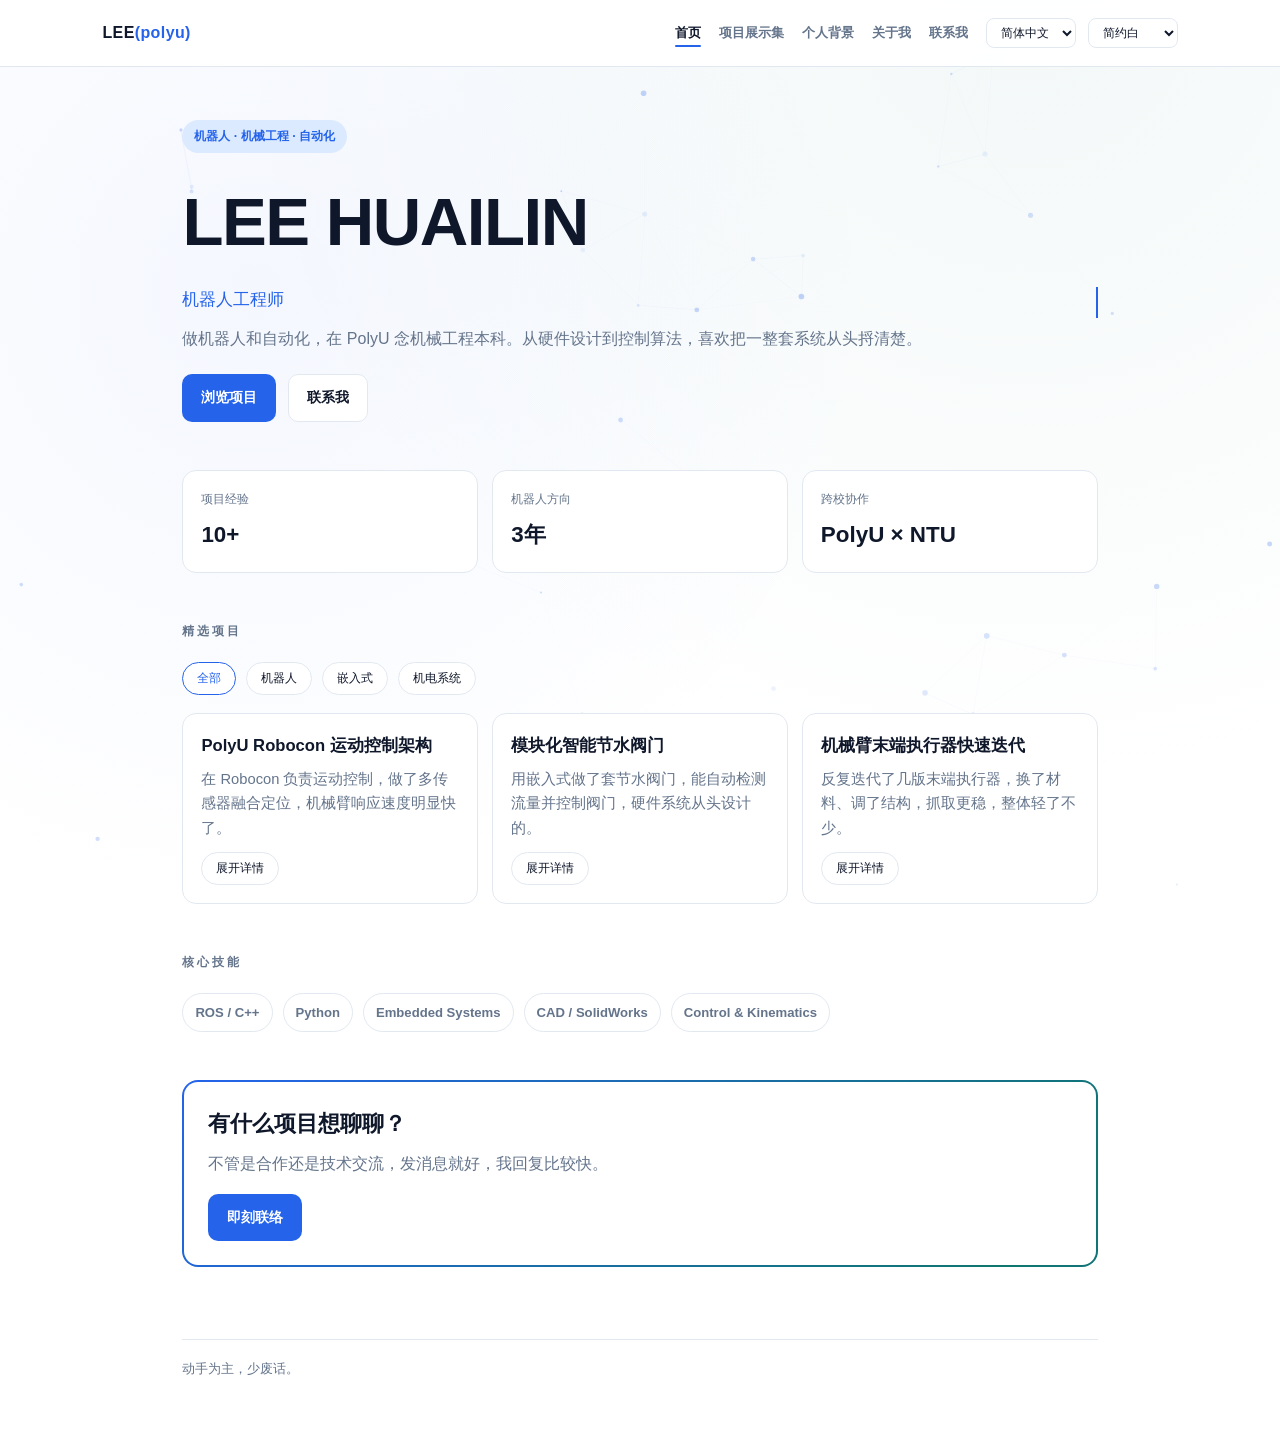
<file: index.html>
<!DOCTYPE html>
<html lang="zh-CN">
<head>
    <meta charset="UTF-8">
    <meta name="viewport" content="width=device-width, initial-scale=1.0">
    <title>LEE | Portfolio</title>
    <link rel="stylesheet" href="style.css">
</head>
<body>
    <canvas id="bg-canvas"></canvas>
    <nav>
        <div class="logo">LEE<span>(polyu)</span></div>
        <div class="nav-right">
            <div class="nav-links">
                <a href="index.html" class="active" data-i18n="nav_home">首页</a>
                <a href="projects.html" data-i18n="nav_projects">项目展示集</a>
                <a href="background.html" data-i18n="nav_bg">个人背景</a>
                <a href="about.html" data-i18n="nav_about">关于我</a>
                <a href="contact.html" data-i18n="nav_contact">联系我</a>
            </div>
            <div class="lang-selector">
                <select id="lang-select" onchange="setLanguage(this.value)">
                    <option value="zh">简体中文</option>
                    <option value="zht">繁體中文</option>
                    <option value="en">English</option>
                </select>
            </div>
        </div>
        <button class="hamburger" id="hamburger" aria-label="导航菜单" aria-expanded="false" type="button">&#9776;</button>
    </nav>

    <main class="container home">
        <section class="hero reveal">
            <p class="eyebrow" data-i18n="hero_badge">机器人 · 机械 · 自动化</p>
            <h1>LEE HUAILIN</h1>
            <p id="typewriter" class="typewriter"></p>
            <p class="hero-desc" data-i18n="hero_desc">
                做机器人和自动化，在 PolyU 念机械工程本科。从硬件设计到控制算法，喜欢把一整套系统从头捋清楚。
            </p>
            <div class="hero-actions">
                <a href="projects.html" class="btn btn-primary" data-i18n="view_works">浏览项目</a>
                <a href="contact.html" class="btn btn-ghost" data-i18n="hero_contact">联系我</a>
            </div>
        </section>

        <section class="stats reveal">
            <div class="stat-card">
                <small data-i18n="stat_1_label">项目经验</small>
                <strong data-i18n="stat_1_value">10+</strong>
            </div>
            <div class="stat-card">
                <small data-i18n="stat_2_label">机器人方向</small>
                <strong data-i18n="stat_2_value">3年</strong>
            </div>
            <div class="stat-card">
                <small data-i18n="stat_3_label">跨校协作</small>
                <strong data-i18n="stat_3_value">PolyU × NTU</strong>
            </div>
        </section>

        <section class="reveal">
            <h2 class="section-title" data-i18n="home_projects_title">精选项目</h2>
            <div class="filters">
                <button class="filter-btn active" data-filter="all" data-i18n="filter_all">全部</button>
                <button class="filter-btn" data-filter="robotics" data-i18n="filter_robotics">机器人</button>
                <button class="filter-btn" data-filter="embedded" data-i18n="filter_embedded">嵌入式</button>
                <button class="filter-btn" data-filter="mechatronics" data-i18n="filter_mechatronics">机电系统</button>
            </div>
            <div class="project-grid">
                <article class="project-card" data-category="robotics">
                    <h3 data-i18n="p1_title">PolyU Robocon 运动控制架构</h3>
                    <p data-i18n="p1_desc">在 Robocon 负责运动控制，做了多传感器融合定位，机械臂响应速度明显快了。</p>
                    <button class="mini-btn detail-toggle" data-i18n="show_more">展开详情</button>
                    <div class="project-extra" data-i18n="p1_more">主要负责路径规划联调和运动学标定，比赛现场的容错策略也是我设计的。</div>
                </article>
                <article class="project-card" data-category="embedded">
                    <h3 data-i18n="p2_title">模块化智能节水阀门</h3>
                    <p data-i18n="p2_desc">用嵌入式做了套节水阀门，能自动检测流量并控制阀门，硬件系统从头设计的。</p>
                    <button class="mini-btn detail-toggle" data-i18n="show_more">展开详情</button>
                    <div class="project-extra" data-i18n="p2_more">从传感器采样到阀门控制逻辑，包括低功耗通信，全部做了闭环验证。</div>
                </article>
                <article class="project-card" data-category="mechatronics">
                    <h3 data-i18n="p3_title">机械臂末端执行器快速迭代</h3>
                    <p data-i18n="p3_desc">反复迭代了几版末端执行器，换了材料、调了结构，抓取更稳，整体轻了不少。</p>
                    <button class="mini-btn detail-toggle" data-i18n="show_more">展开详情</button>
                    <div class="project-extra" data-i18n="p3_more">结合仿真和实测数据一起看，把迭代周期压下来了，装配也顺手了很多。</div>
                </article>
            </div>
        </section>

        <section class="reveal">
            <h2 class="section-title" data-i18n="skills_title">核心技能</h2>
            <div class="chips">
                <span>ROS / C++</span>
                <span>Python</span>
                <span>Embedded Systems</span>
                <span>CAD / SolidWorks</span>
                <span>Control & Kinematics</span>
            </div>
        </section>

        <section class="cta reveal">
            <h2 data-i18n="cta_title">有什么项目想聊聊？</h2>
            <p data-i18n="cta_desc">不管是合作还是技术交流，发消息就好，我回复比较快。</p>
            <a href="contact.html" class="btn btn-primary" data-i18n="contact_title">即刻联络</a>
        </section>
    </main>

    <button class="floating-top" id="to-top" title="返回顶部" aria-label="返回顶部" type="button">
        ↑
    </button>

    <div class="container" style="padding-top: 0;">
        <div class="footer-note" data-i18n="footer_note">动手为主，少废话。</div>
    </div>

    <script src="main.js"></script>
</body>
</html>
</file>
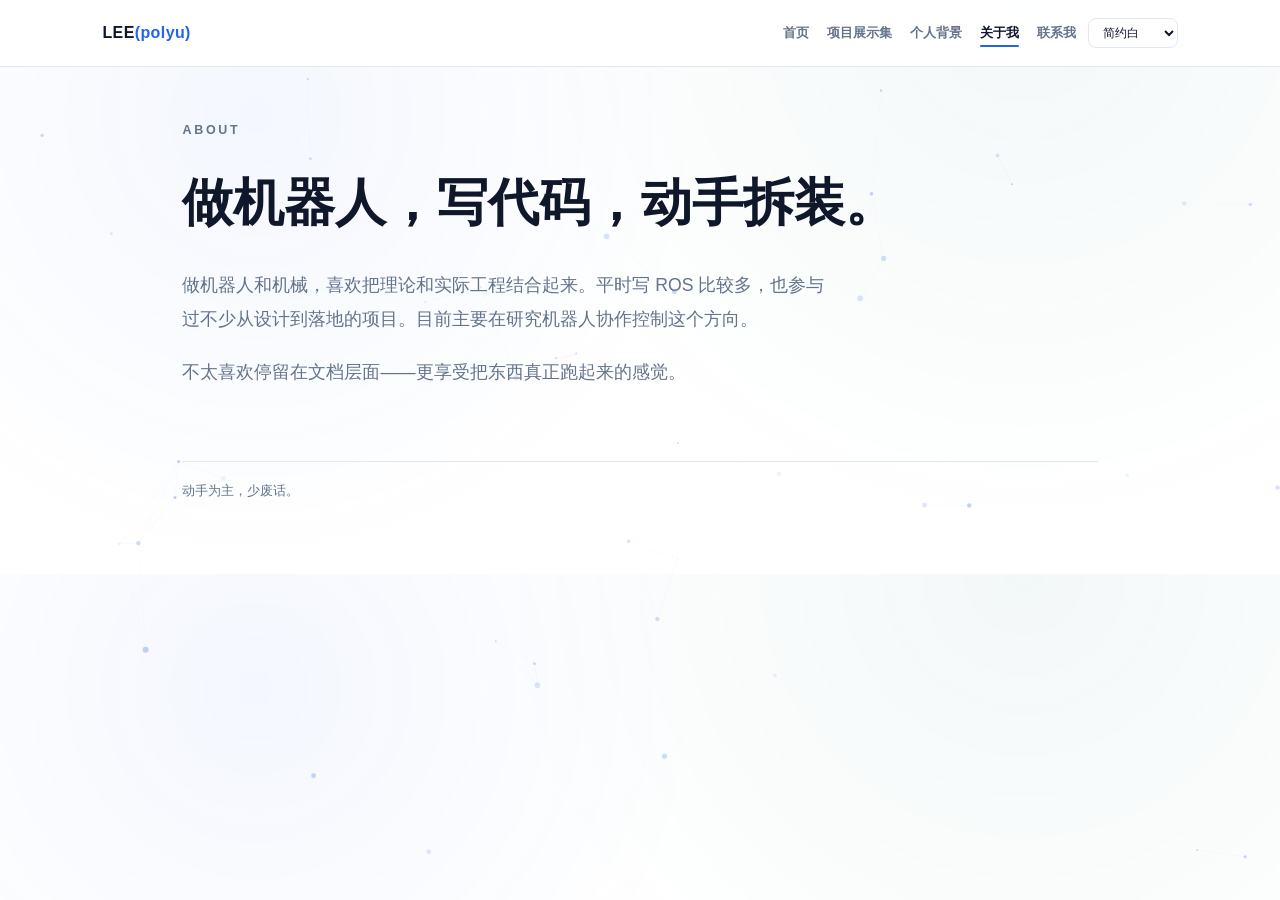
<file: about.html>
<!DOCTYPE html>
<html lang="zh-CN">
<head>
    <meta charset="UTF-8">
    <meta name="viewport" content="width=device-width, initial-scale=1.0">
    <title>About | Lee</title>
    <link rel="stylesheet" href="style.css">
</head>
<body>
    <canvas id="bg-canvas"></canvas>
    <nav>
        <div class="logo">LEE<span>(polyu)</span></div>
        <div class="nav-right">
            <div class="nav-links">
                <a href="index.html">首页</a>
                <a href="projects.html">项目展示集</a>
                <a href="background.html">个人背景</a>
                <a href="about.html" class="active">关于我</a>
                <a href="contact.html">联系我</a>
            </div>
        </div>
        <button class="hamburger" id="hamburger" aria-label="导航菜单" aria-expanded="false" type="button">&#9776;</button>
    </nav>
    <div class="container">
        <h2 class="section-title">ABOUT</h2>
        <h1 style="font-size: clamp(2rem, 6vw, 3.2rem); margin-bottom: 24px; font-weight: 800;">做机器人，写代码，动手拆装。</h1>
        <p style="font-size: 1.1rem; color: var(--muted); max-width: 650px; line-height: 1.9; margin-bottom: 20px;">
            做机器人和机械，喜欢把理论和实际工程结合起来。平时写 ROS 比较多，也参与过不少从设计到落地的项目。目前主要在研究机器人协作控制这个方向。
        </p>
        <p style="font-size: 1.1rem; color: var(--muted); max-width: 650px; line-height: 1.9;">
            不太喜欢停留在文档层面——更享受把东西真正跑起来的感觉。
        </p>
    </div>
    <button class="floating-top" id="to-top" title="返回顶部" aria-label="返回顶部" type="button">↑</button>
    <div class="container" style="padding-top: 0;">
        <div class="footer-note">动手为主，少废话。</div>
    </div>
    <script src="main.js"></script>
</body>
</html>
</file>
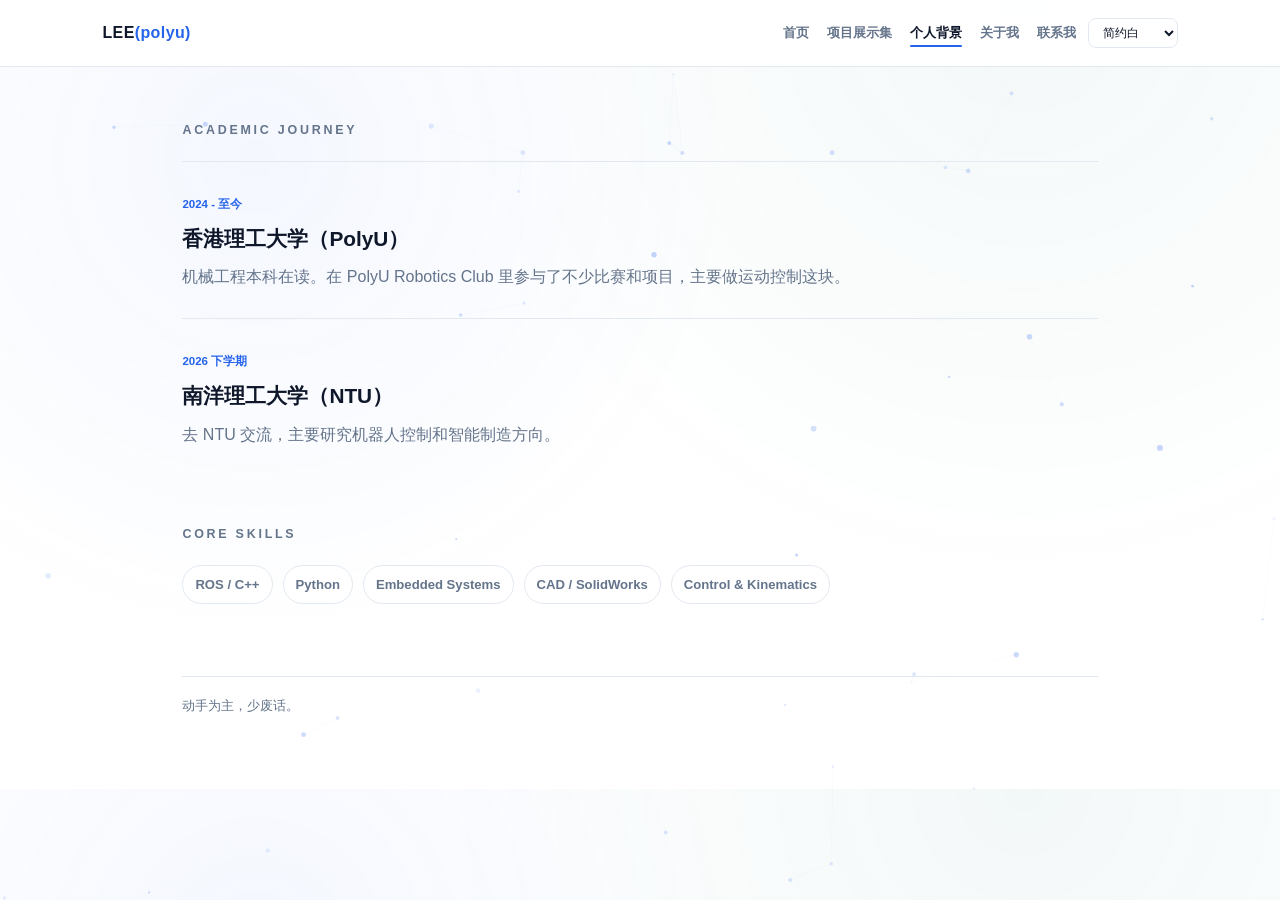
<file: background.html>
<!DOCTYPE html>
<html lang="zh-CN">
<head>
    <meta charset="UTF-8">
    <meta name="viewport" content="width=device-width, initial-scale=1.0">
    <title>Background | Lee</title>
    <link rel="stylesheet" href="style.css">
</head>
<body>
    <canvas id="bg-canvas"></canvas>
    <nav>
        <div class="logo">LEE<span>(polyu)</span></div>
        <div class="nav-right">
            <div class="nav-links">
                <a href="index.html">首页</a>
                <a href="projects.html">项目展示集</a>
                <a href="background.html" class="active">个人背景</a>
                <a href="about.html">关于我</a>
                <a href="contact.html">联系我</a>
            </div>
        </div>
        <button class="hamburger" id="hamburger" aria-label="导航菜单" aria-expanded="false" type="button">&#9776;</button>
    </nav>
    <div class="container">
        <h2 class="section-title">ACADEMIC JOURNEY</h2>
        <div class="item-row reveal">
            <span class="item-tag">2024 - 至今</span>
            <h3>香港理工大学（PolyU）</h3>
            <p>机械工程本科在读。在 PolyU Robotics Club 里参与了不少比赛和项目，主要做运动控制这块。</p>
        </div>
        <div class="item-row reveal">
            <span class="item-tag">2026 下学期</span>
            <h3>南洋理工大学（NTU）</h3>
            <p>去 NTU 交流，主要研究机器人控制和智能制造方向。</p>
        </div>
        <h2 class="section-title" style="margin-top: 48px;">CORE SKILLS</h2>
        <div class="chips reveal">
            <span>ROS / C++</span>
            <span>Python</span>
            <span>Embedded Systems</span>
            <span>CAD / SolidWorks</span>
            <span>Control & Kinematics</span>
        </div>
    </div>
    <button class="floating-top" id="to-top" title="返回顶部" aria-label="返回顶部" type="button">↑</button>
    <div class="container" style="padding-top: 0;">
        <div class="footer-note">动手为主，少废话。</div>
    </div>
    <script src="main.js"></script>
</body>
</html>
</file>
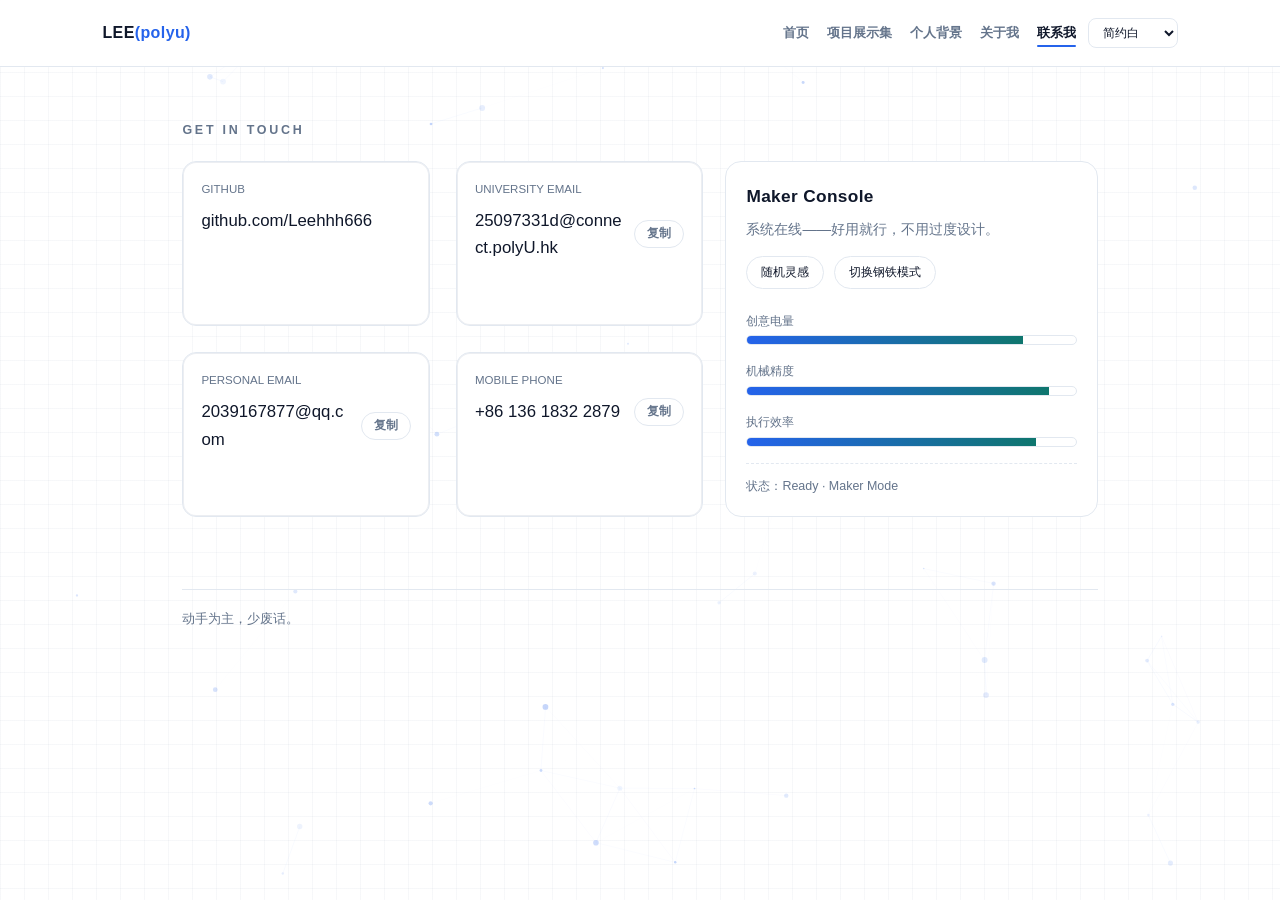
<file: contact.html>
<!DOCTYPE html>
<html lang="zh-CN">
<head>
    <meta charset="UTF-8">
    <meta name="viewport" content="width=device-width, initial-scale=1.0">
    <title>Contact | Lee</title>
    <link rel="stylesheet" href="style.css">
</head>
<body class="contact-page">
    <canvas id="bg-canvas"></canvas>
    <nav>
        <div class="logo">LEE<span>(polyu)</span></div>
        <div class="nav-right">
            <div class="nav-links">
                <a href="index.html">首页</a>
                <a href="projects.html">项目展示集</a>
                <a href="background.html">个人背景</a>
                <a href="about.html">关于我</a>
                <a href="contact.html" class="active">联系我</a>
            </div>
        </div>
        <button class="hamburger" id="hamburger" aria-label="导航菜单" aria-expanded="false" type="button">&#9776;</button>
    </nav>
    <div class="container">
        <h2 class="section-title">GET IN TOUCH</h2>
        <div class="contact-shell reveal">
            <div class="c-grid">
                <div class="c-box">
                    <small>GitHub</small>
                    <a href="https://github.com/Leehhh666" target="_blank" rel="noopener noreferrer" aria-label="GitHub: Leehhh666 (opens in new window)">github.com/Leehhh666</a>
                </div>
                <div class="c-box">
                    <small>University Email</small>
                    <div class="contact-line">
                        <span id="uni-email">25097331d@connect.polyU.hk</span>
                        <button class="copy-btn" type="button" data-copy-target="uni-email">复制</button>
                    </div>
                </div>
                <div class="c-box">
                    <small>Personal Email</small>
                    <div class="contact-line">
                        <span id="personal-email">2039167877@qq.com</span>
                        <button class="copy-btn" type="button" data-copy-target="personal-email">复制</button>
                    </div>
                </div>
                <div class="c-box">
                    <small>Mobile Phone</small>
                    <div class="contact-line">
                        <span id="mobile-phone">+86 136 1832 2879</span>
                        <button class="copy-btn" type="button" data-copy-target="mobile-phone">复制</button>
                    </div>
                </div>
            </div>
            <aside class="maker-panel">
                <h3>Maker Console</h3>
                <p id="maker-tip">系统在线——好用就行，不用过度设计。</p>
                <div class="console-actions">
                    <button class="mini-btn" id="tip-refresh" type="button">随机灵感</button>
                    <button class="mini-btn" id="theme-toggle" type="button">切换钢铁模式</button>
                </div>
                <div class="signal-group">
                    <div class="signal-item">
                        <span>创意电量</span>
                        <div class="signal-bar"><i data-level="84"></i></div>
                    </div>
                    <div class="signal-item">
                        <span>机械精度</span>
                        <div class="signal-bar"><i data-level="92"></i></div>
                    </div>
                    <div class="signal-item">
                        <span>执行效率</span>
                        <div class="signal-bar"><i data-level="88"></i></div>
                    </div>
                </div>
                <div class="console-status" id="console-status">状态：Ready · Maker Mode</div>
            </aside>
        </div>
    </div>
    <button class="floating-top" id="to-top" title="返回顶部" aria-label="返回顶部" type="button">↑</button>
    <div class="container" style="padding-top: 0;">
        <div class="footer-note">动手为主，少废话。</div>
    </div>
    <script src="main.js"></script>
</body>
</html>
</file>
<file: style.css>
:root {
    --bg: #ffffff;
    --card: #ffffff;
    --fg: #0f172a;
    --muted: #64748b;
    --line: #e2e8f0;
    --primary: #2563eb;
    --primary-soft: #dbeafe;
    --metal: #94a3b8;
    --machine: #0f766e;
    --nav-bg: rgba(255, 255, 255, 0.92);
    --body-overlay: radial-gradient(circle at 20% 20%, rgba(37, 99, 235, 0.05), transparent 40%),
                    radial-gradient(circle at 80% 0, rgba(15, 118, 110, 0.05), transparent 45%);
}

* {
    margin: 0;
    padding: 0;
    box-sizing: border-box;
}

body {
    background: var(--body-overlay), var(--bg);
    color: var(--fg);
    font-family: -apple-system, BlinkMacSystemFont, "Segoe UI", "PingFang SC", "Microsoft YaHei", sans-serif;
    overflow-x: hidden;
    line-height: 1.65;
    transition: background 0.35s ease, color 0.25s ease;
}

body.theme-light {
    --bg: #ffffff;
    --card: #ffffff;
    --fg: #0f172a;
    --muted: #64748b;
    --line: #e2e8f0;
    --primary: #2563eb;
    --primary-soft: #dbeafe;
    --metal: #94a3b8;
    --machine: #0f766e;
    --nav-bg: rgba(255, 255, 255, 0.92);
    --body-overlay: radial-gradient(circle at 20% 20%, rgba(37, 99, 235, 0.05), transparent 40%),
                    radial-gradient(circle at 80% 0, rgba(15, 118, 110, 0.05), transparent 45%);
}

body.theme-dark {
    --bg: #070b14;
    --card: #111827;
    --fg: #e2e8f0;
    --muted: #94a3b8;
    --line: #1f2937;
    --primary: #38bdf8;
    --primary-soft: #082f49;
    --metal: #334155;
    --machine: #14b8a6;
    --nav-bg: rgba(7, 11, 20, 0.86);
    --body-overlay: radial-gradient(circle at 15% 10%, rgba(56, 189, 248, 0.2), transparent 42%),
                    radial-gradient(circle at 85% 0, rgba(20, 184, 166, 0.16), transparent 40%);
}

body.theme-sunset {
    --bg: #fff7ed;
    --card: #fffbeb;
    --fg: #4c1d0b;
    --muted: #9a3412;
    --line: #fed7aa;
    --primary: #ea580c;
    --primary-soft: #ffedd5;
    --metal: #fdba74;
    --machine: #c2410c;
    --nav-bg: rgba(255, 247, 237, 0.9);
    --body-overlay: radial-gradient(circle at 15% 15%, rgba(251, 146, 60, 0.2), transparent 45%),
                    radial-gradient(circle at 80% 0, rgba(239, 68, 68, 0.14), transparent 40%);
}

body.contact-page {
    background-image:
        linear-gradient(rgba(148, 163, 184, 0.08) 1px, transparent 1px),
        linear-gradient(90deg, rgba(148, 163, 184, 0.08) 1px, transparent 1px);
    background-size: 24px 24px;
}

body.contact-page.contact-steel {
    --bg: #f1f5f9;
    --primary: #0f766e;
    --primary-soft: #ccfbf1;
    --line: #cbd5e1;
}

#bg-canvas {
    display: block;
    position: fixed;
    top: 0;
    left: 0;
    width: 100%;
    height: 100%;
    pointer-events: none;
    z-index: 0;
}

nav {
    display: flex;
    justify-content: space-between;
    align-items: center;
    padding: 18px 8%;
    position: fixed;
    top: 0;
    width: 100%;
    z-index: 1000;
    backdrop-filter: blur(10px);
    background: var(--nav-bg);
    border-bottom: 1px solid var(--line);
}

.logo {
    font-weight: 800;
    font-size: 1rem;
    letter-spacing: 0.4px;
}

.logo span {
    color: var(--primary);
}

.nav-right {
    display: flex;
    align-items: center;
}

.nav-links {
    display: flex;
    align-items: center;
}

.nav-links a {
    color: var(--muted);
    text-decoration: none;
    margin-left: 18px;
    font-size: 0.84rem;
    font-weight: 600;
    transition: color 0.2s ease;
    position: relative;
}

.nav-links a::after {
    content: '';
    position: absolute;
    bottom: -3px;
    left: 0;
    width: 0;
    height: 2px;
    background: var(--primary);
    border-radius: 999px;
    transition: width 0.25s ease;
}

.nav-links a:hover,
.nav-links a.active {
    color: var(--fg);
}

.nav-links a:hover::after,
.nav-links a.active::after {
    width: 100%;
}

.lang-selector {
    margin-left: 18px;
}

.theme-selector {
    margin-left: 12px;
}

.lang-selector select {
    background: var(--card);
    color: var(--fg);
    border: 1px solid var(--line);
    padding: 6px 10px;
    border-radius: 8px;
    font-size: 0.78rem;
    cursor: pointer;
    outline: none;
}

.theme-selector select {
    background: var(--card);
    color: var(--fg);
    border: 1px solid var(--line);
    padding: 6px 10px;
    border-radius: 8px;
    font-size: 0.78rem;
    cursor: pointer;
    outline: none;
}

.theme-selector select option {
    background: var(--card);
    color: var(--fg);
}

.lang-selector select option {
    background: var(--card);
    color: var(--fg);
}

.hamburger {
    display: none;
    background: none;
    border: 1px solid var(--line);
    border-radius: 8px;
    padding: 6px 11px;
    cursor: pointer;
    color: var(--fg);
    font-size: 1.1rem;
    line-height: 1;
    align-items: center;
    transition: border-color 0.2s ease, color 0.2s ease;
}

.hamburger:hover {
    border-color: var(--primary);
    color: var(--primary);
}

.container {
    max-width: 1120px;
    margin: 0 auto;
    padding: 120px 8% 72px;
    position: relative;
    z-index: 1;
}

.section-title {
    font-size: 0.78rem;
    letter-spacing: 0.22em;
    color: var(--muted);
    margin-bottom: 20px;
    text-transform: uppercase;
}

.home {
    display: grid;
    gap: 48px;
}

.hero h1 {
    font-size: clamp(2.5rem, 8vw, 4.2rem);
    font-weight: 800;
    letter-spacing: -1.5px;
    margin-bottom: 10px;
}

.eyebrow {
    display: inline-block;
    margin-bottom: 14px;
    background: var(--primary-soft);
    color: var(--primary);
    border-radius: 999px;
    padding: 6px 12px;
    font-size: 0.78rem;
    font-weight: 700;
}

.typewriter {
    font-size: 1.06rem;
    font-family: ui-monospace, SFMono-Regular, Menlo, Consolas, monospace;
    min-height: 1.8em;
    color: var(--primary);
}

.hero-desc {
    max-width: 760px;
    color: var(--muted);
    margin: 8px 0 22px;
}

.hero-actions {
    display: flex;
    gap: 12px;
    flex-wrap: wrap;
}

.btn {
    text-decoration: none;
    border-radius: 10px;
    padding: 11px 18px;
    font-weight: 700;
    font-size: 0.88rem;
    border: 1px solid transparent;
    transition: transform 0.18s ease, box-shadow 0.18s ease, filter 0.18s ease, border-color 0.18s ease, color 0.18s ease;
    display: inline-block;
}

.btn-primary {
    background: var(--primary);
    color: #fff;
}

.btn-primary:hover {
    filter: brightness(1.1);
    transform: translateY(-1px);
    box-shadow: 0 4px 14px rgba(37, 99, 235, 0.3);
}

.btn-ghost {
    background: var(--card);
    color: var(--fg);
    border-color: var(--line);
}

.btn-ghost:hover {
    border-color: var(--primary);
    color: var(--primary);
    transform: translateY(-1px);
}

.stats {
    display: grid;
    grid-template-columns: repeat(3, 1fr);
    gap: 14px;
}

.stat-card {
    background: var(--card);
    border: 1px solid var(--line);
    border-radius: 14px;
    padding: 18px;
    transition: border-color 0.2s ease, box-shadow 0.25s ease, transform 0.25s ease;
}

.stat-card:hover {
    border-color: var(--primary);
    box-shadow: 0 8px 28px rgba(37, 99, 235, 0.12), 0 2px 8px rgba(0, 0, 0, 0.06);
    transform: translateY(-4px);
}

.stat-card small {
    display: block;
    color: var(--muted);
    font-size: 0.78rem;
    margin-bottom: 8px;
}

.stat-card strong {
    font-size: 1.4rem;
    font-weight: 800;
    display: inline-block;
}

.filters {
    display: flex;
    flex-wrap: wrap;
    gap: 10px;
    margin-bottom: 18px;
}

.filter-btn,
.mini-btn {
    background: var(--card);
    border: 1px solid var(--line);
    color: var(--fg);
    border-radius: 999px;
    padding: 7px 14px;
    font-size: 0.78rem;
    cursor: pointer;
    transition: 0.2s ease;
}

.filter-btn.active,
.filter-btn:hover,
.mini-btn:hover {
    border-color: var(--primary);
    color: var(--primary);
}

.project-grid {
    display: grid;
    grid-template-columns: repeat(3, 1fr);
    gap: 14px;
}

.project-card {
    background: var(--card);
    border: 1px solid var(--line);
    border-radius: 14px;
    padding: 18px;
    transition: border-color 0.25s ease, box-shadow 0.25s ease, transform 0.25s ease;
}

.project-card:hover {
    border-color: var(--primary);
    box-shadow: 0 8px 28px rgba(37, 99, 235, 0.12), 0 2px 8px rgba(0, 0, 0, 0.06);
    transform: translateY(-4px);
}

.project-card h3 {
    font-size: 1.04rem;
    margin-bottom: 8px;
}

.project-card p {
    color: var(--muted);
    font-size: 0.92rem;
    margin-bottom: 12px;
}

.project-extra {
    color: var(--muted);
    font-size: 0.87rem;
    border-top: 1px dashed var(--line);
    margin-top: 10px;
    padding-top: 10px;
    display: none;
}

.project-extra.open {
    display: block;
}

.chips {
    display: flex;
    flex-wrap: wrap;
    gap: 10px;
}

.chips span {
    background: var(--card);
    border: 1px solid var(--line);
    color: var(--muted);
    border-radius: 999px;
    padding: 8px 12px;
    font-size: 0.82rem;
    font-weight: 600;
    transition: background 0.22s ease, border-color 0.22s ease, color 0.22s ease, transform 0.22s ease, box-shadow 0.22s ease;
    cursor: default;
}

.chips span:hover {
    background: var(--primary-soft);
    border-color: var(--primary);
    color: var(--primary);
    transform: translateY(-2px);
    box-shadow: 0 4px 12px rgba(37, 99, 235, 0.12);
}

.cta {
    background: linear-gradient(var(--card), var(--card)) padding-box,
                linear-gradient(135deg, var(--primary), var(--machine), var(--primary)) border-box;
    background-size: auto, 200% auto;
    border: 2px solid transparent;
    border-radius: 16px;
    padding: 24px;
    animation: ctaBorder 5s linear infinite;
}

@keyframes ctaBorder {
    0%   { background-position: auto, 0% center; }
    100% { background-position: auto, 200% center; }
}

.cta h2 {
    font-size: 1.4rem;
    margin-bottom: 8px;
}

.cta p {
    color: var(--muted);
    margin-bottom: 16px;
}

.floating-top {
    position: fixed;
    right: 20px;
    bottom: 20px;
    width: 42px;
    height: 42px;
    border-radius: 999px;
    border: 1px solid var(--line);
    background: var(--card);
    color: var(--fg);
    display: grid;
    place-items: center;
    cursor: pointer;
    opacity: 0;
    pointer-events: none;
    transform: translateY(6px);
    transition: opacity 0.2s ease, transform 0.2s ease, background 0.2s ease, color 0.2s ease, border-color 0.2s ease, box-shadow 0.2s ease;
    z-index: 999;
}

.floating-top.show {
    opacity: 1;
    pointer-events: auto;
    transform: translateY(0);
}

.floating-top:hover {
    background: var(--primary);
    color: #fff;
    border-color: var(--primary);
    transform: translateY(-2px);
    box-shadow: 0 4px 14px rgba(37, 99, 235, 0.3);
}

.footer-note {
    color: var(--muted);
    font-size: 0.82rem;
    border-top: 1px solid var(--line);
    padding-top: 18px;
}

.viewer-wrap {
    height: 420px;
    background: #fff;
    border-radius: 16px;
    border: 1px solid var(--line);
    overflow: hidden;
    margin-bottom: 30px;
}

model-viewer {
    width: 100%;
    height: 100%;
}

.item-row {
    border-top: 1px solid var(--line);
    padding: 28px 0;
}

.item-tag {
    color: var(--primary);
    font-size: 0.72rem;
    font-weight: 700;
    margin-bottom: 8px;
    display: inline-block;
}

.item-row h3 {
    font-size: 1.3rem;
    margin-bottom: 8px;
}

.item-row p {
    color: var(--muted);
    max-width: 760px;
}

.c-grid {
    display: grid;
    grid-template-columns: 1fr 1fr;
    gap: 26px;
}

.c-box {
    background: var(--card);
    border: 1px solid var(--line);
    border-radius: 14px;
    padding: 18px;
    box-shadow: inset 0 0 0 1px rgba(148, 163, 184, 0.18);
    transition: border-color 0.2s ease, box-shadow 0.2s ease;
}

.c-box:hover {
    border-color: var(--primary);
    box-shadow: 0 4px 16px rgba(0, 0, 0, 0.07);
}

.c-box small {
    display: block;
    color: var(--muted);
    font-size: 0.72rem;
    margin-bottom: 8px;
    text-transform: uppercase;
}

.c-box span,
.c-box a {
    font-size: 1.05rem;
    color: var(--fg);
    text-decoration: none;
    word-break: break-all;
}

.contact-shell {
    display: grid;
    grid-template-columns: 1.4fr 1fr;
    gap: 22px;
}

.contact-line {
    display: flex;
    justify-content: space-between;
    gap: 12px;
    align-items: center;
}

.copy-btn {
    border: 1px solid var(--line);
    background: var(--card);
    color: var(--muted);
    border-radius: 999px;
    padding: 5px 12px;
    font-size: 0.74rem;
    font-weight: 700;
    cursor: pointer;
    transition: 0.2s ease;
    white-space: nowrap;
}

.copy-btn:hover {
    border-color: var(--primary);
    color: var(--primary);
}

.maker-panel {
    border: 1px solid var(--line);
    border-radius: 16px;
    background: var(--card);
    padding: 20px;
}

.maker-panel h3 {
    font-size: 1.08rem;
    margin-bottom: 8px;
    letter-spacing: 0.02em;
}

.maker-panel p {
    color: var(--muted);
    font-size: 0.9rem;
}

.console-actions {
    display: flex;
    gap: 10px;
    margin: 14px 0 18px;
    flex-wrap: wrap;
}

.signal-group {
    display: grid;
    gap: 12px;
}

.signal-item span {
    display: inline-block;
    font-size: 0.78rem;
    color: var(--muted);
    margin-bottom: 4px;
}

.signal-bar {
    height: 10px;
    border-radius: 999px;
    border: 1px solid var(--line);
    overflow: hidden;
    background: var(--card);
}

.signal-bar i {
    display: block;
    height: 100%;
    width: 0;
    background: linear-gradient(90deg, var(--primary), var(--machine));
    transition: width 0.45s ease;
}

.console-status {
    margin-top: 16px;
    font-size: 0.78rem;
    color: var(--muted);
    border-top: 1px dashed var(--line);
    padding-top: 12px;
}

.reveal {
    opacity: 0;
    transform: translateY(14px);
    transition: opacity 0.35s ease, transform 0.35s ease;
}

.reveal.visible {
    opacity: 1;
    transform: translateY(0);
}

@media (max-width: 980px) {
    .project-grid {
        grid-template-columns: 1fr 1fr;
    }
}

@media (max-width: 760px) {
    .hamburger {
        display: flex;
    }

    .lang-selector,
    .theme-selector {
        display: none;
    }

    .nav-right {
        position: static;
    }

    .nav-links {
        display: none;
        position: absolute;
        top: 100%;
        left: 0;
        right: 0;
        background: var(--nav-bg);
        backdrop-filter: blur(10px);
        border-bottom: 1px solid var(--line);
        flex-direction: column;
        padding: 10px 8%;
        gap: 0;
        z-index: 999;
    }

    .nav-links.open {
        display: flex;
    }

    .nav-links a {
        margin-left: 0;
        padding: 12px 0;
        border-bottom: 1px solid var(--line);
        font-size: 0.9rem;
    }

    .nav-links a:last-child {
        border-bottom: none;
    }

    .project-grid {
        grid-template-columns: 1fr;
    }

    .stats {
        grid-template-columns: 1fr 1fr;
    }

    .c-grid {
        grid-template-columns: 1fr;
    }

    .contact-shell {
        grid-template-columns: 1fr;
    }

    .container {
        padding-top: 104px;
    }
}

@media (max-width: 480px) {
    .stats {
        grid-template-columns: 1fr;
    }

    nav {
        padding: 14px 5%;
    }

    .container {
        padding-left: 5%;
        padding-right: 5%;
    }
}

/* ── Scroll progress bar ── */
.scroll-progress {
    position: fixed;
    top: 0;
    left: 0;
    height: 3px;
    background: linear-gradient(90deg, var(--primary), var(--machine));
    border-radius: 0 2px 2px 0;
    z-index: 2000;
    transition: width 0.08s linear;
}

/* ── Hero gradient text animation ── */
.hero h1 {
    background: linear-gradient(135deg, var(--fg) 30%, var(--primary) 65%, var(--machine) 100%);
    -webkit-background-clip: text;
    -webkit-text-fill-color: transparent;
    background-clip: text;
    background-size: 200% auto;
    animation: gradientText 6s ease-in-out infinite alternate;
}

@keyframes gradientText {
    0%   { background-position: 0% center; }
    100% { background-position: 100% center; }
}

/* ── Eyebrow badge glow pulse ── */
.eyebrow {
    animation: badgePulse 3.5s ease-in-out infinite;
}

@keyframes badgePulse {
    0%, 100% { box-shadow: 0 0 0 0 rgba(37, 99, 235, 0.25); }
    50%       { box-shadow: 0 0 0 7px rgba(37, 99, 235, 0); }
}

/* ── Staggered entrance for stat cards when parent is visible ── */
.stats.visible .stat-card {
    animation: cardSlideIn 0.5s ease both;
}

.stats.visible .stat-card:nth-child(1) { animation-delay: 0.05s; }
.stats.visible .stat-card:nth-child(2) { animation-delay: 0.15s; }
.stats.visible .stat-card:nth-child(3) { animation-delay: 0.25s; }

/* ── Staggered entrance for project cards when parent is visible ── */
.project-grid.visible .project-card {
    animation: cardSlideIn 0.5s ease both;
}

.project-grid.visible .project-card:nth-child(1) { animation-delay: 0.05s; }
.project-grid.visible .project-card:nth-child(2) { animation-delay: 0.15s; }
.project-grid.visible .project-card:nth-child(3) { animation-delay: 0.25s; }

@keyframes cardSlideIn {
    from { opacity: 0; transform: translateY(20px); }
    to   { opacity: 1; transform: translateY(0); }
}

/* ── Typewriter cursor blink ── */
.typewriter {
    border-right: 2px solid var(--primary);
    animation: cursorBlink 0.9s step-end infinite;
}

@keyframes cursorBlink {
    0%, 100% { border-color: var(--primary); }
    50%       { border-color: transparent; }
}
</file>
